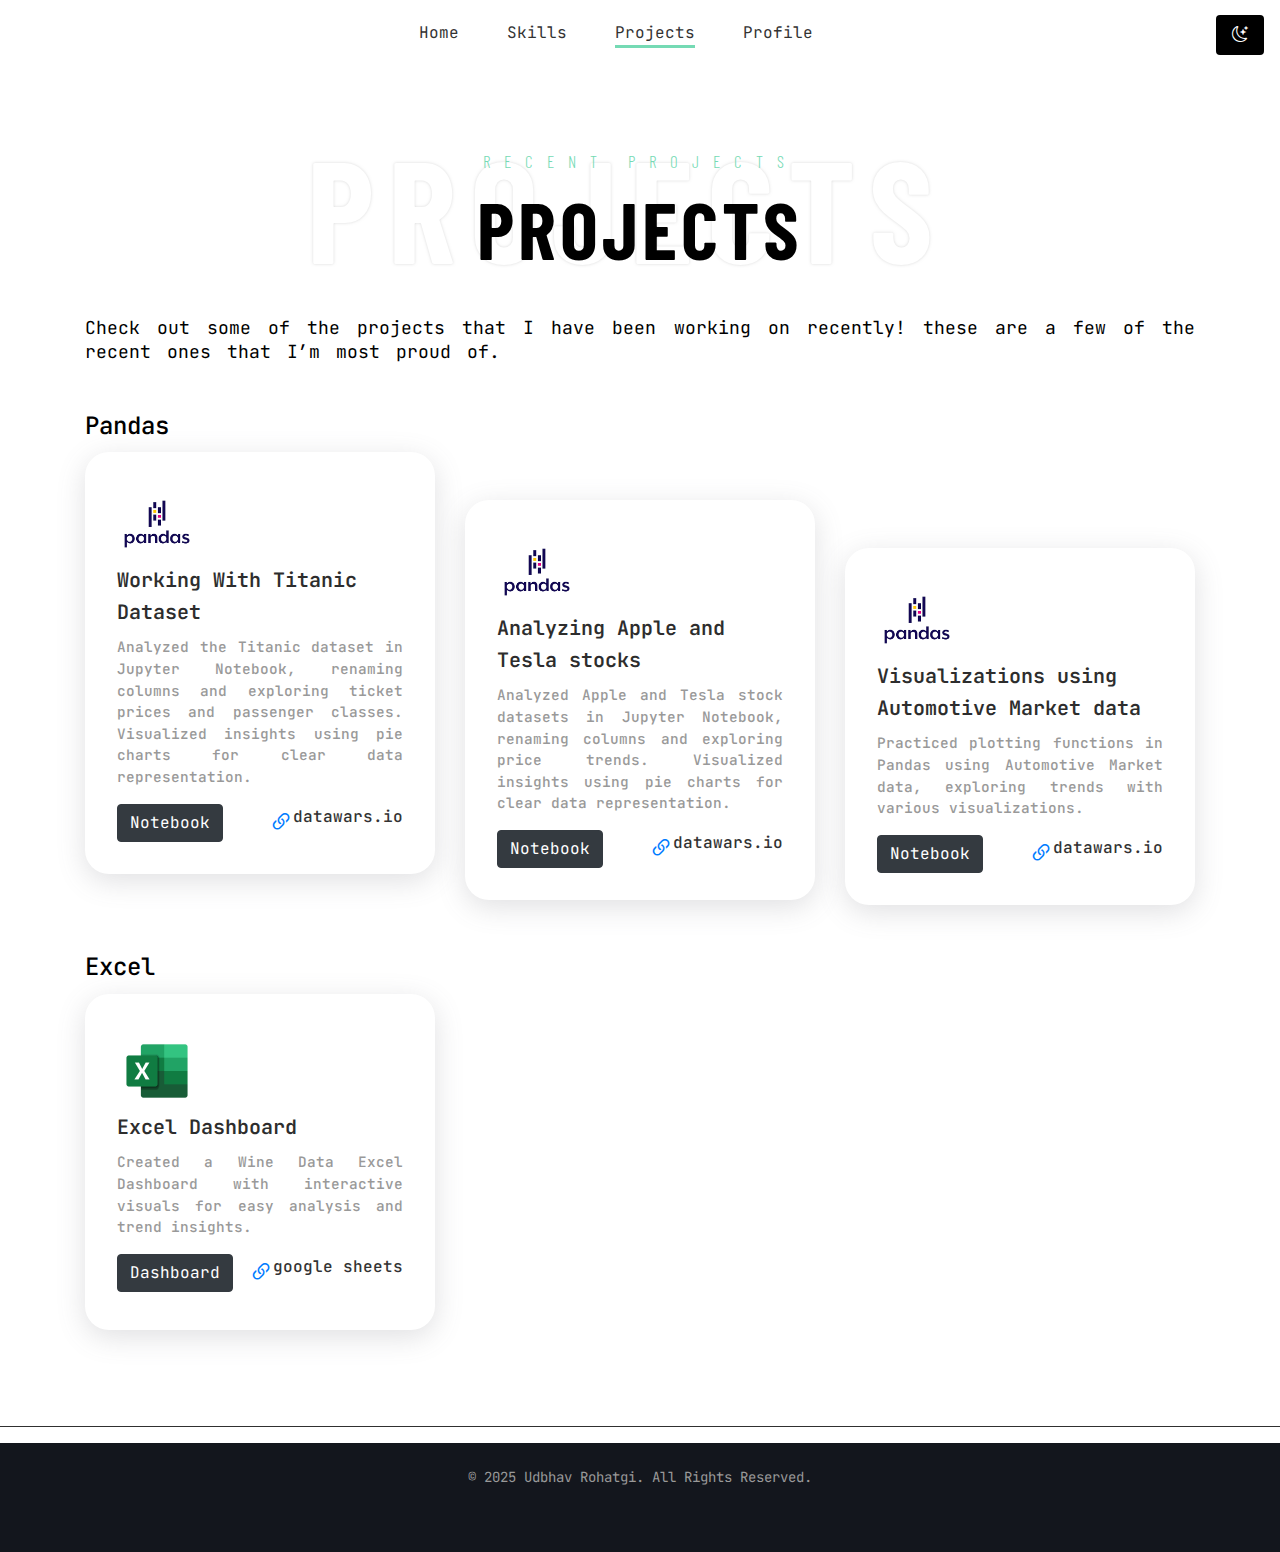
<file: projects.html>
<!DOCTYPE html>
<html lang="en">
<head>
  <title>Projects - Udbhav Rohatgi</title>
  <meta charset="utf-8">
  <meta name="viewport" content="width=device-width, initial-scale=1">
  <link rel="stylesheet" href="https://cdn.jsdelivr.net/npm/bootstrap@4.6.2/dist/css/bootstrap.min.css">
  <link rel="stylesheet" href="https://cdn.jsdelivr.net/npm/bootstrap-icons@1.10.3/font/bootstrap-icons.css">
  
  <link rel="preconnect" href="https://fonts.googleapis.com">
  <link rel="preconnect" href="https://fonts.gstatic.com" crossorigin>
  <link href="https://fonts.googleapis.com/css2?family=Barlow+Condensed:wght@200;300;500;600;700;800&family=Poppins:ital,wght@0,400;0,500;0,600;0,700;0,800;1,700&display=swap" rel="stylesheet">
  <link href="https://fonts.googleapis.com/css2?family=JetBrains+Mono:ital,wght@0,100..800;1,100..800&display=swap" rel="stylesheet">

  <link rel="stylesheet" href="https://use.fontawesome.com/releases/v5.6.3/css/all.css" integrity="sha384-UHRtZLI+pbxtHCWp1t77Bi1L4ZtiqrqD80Kn4Z8NTSRyMA2Fd33n5dQ8lWUE00s/" crossorigin="anonymous">

  <link rel="stylesheet" type="text/css" href="./assets/css/style.css">
</head>
<body>



<!-- Navigation -->
<!-- -------------------------------------------------------- -->
 <nav class="navbar navbar-expand">
  <div class="container-fluid">
    <div class="collapse navbar-collapse">
      <ul class="navbar-nav mx-auto w-100 justify-content-center">
        <li class="nav-item">
          <a class="nav-link " href="index.html">Home</a>
        </li>
        <li class="nav-item">
          <a class="nav-link" href="skills.html">Skills</a>
        </li>
        <li class="nav-item">
          <a class="nav-link active" href="projects.html">Projects</a>
        </li>
        <li class="nav-item dropdown">
        <a class="nav-link dropdown-toggle" href="#" id="navbarDropdown" role="button" data-toggle="dropdown" aria-haspopup="true" aria-expanded="false">
          Profile
        </a>
        <div class="dropdown-menu" aria-labelledby="navbarDropdown">
          <a class="dropdown-item" href="https://profiles.datawars.io/udbhav.rrohatgi96" target="_blank">DataWars</a>
          <a class="dropdown-item" href="https://leetcode.com/u/udbhav_rohatgi/" target="_blank">Leetcode</a>
          <a class="dropdown-item" href="https://drive.google.com/file/d/10RJUy6wncac9eLYn0BE1Qy74gB4URjg0/view?usp=sharing" target="_blank">Resume</a>
          
          <!-- <div class="dropdown-divider"></div> -->
          <!-- <a class="dropdown-item" href="#">Something else here</a> -->
        </div>
      </li>
      </ul>


      <button id="theme-toggle" class="btn portfolio-theme-btn ms-auto"><i class="bi bi-moon-stars"></i></button>
    </div>
  </div>
</nav>
<!-- -------------------------------------------------------- -->
<!-- -------------------------------------------------------- -->



<!-- ---Project Section ------------------------------------- -->
<!-- -------------------------------------------------------- -->
<section>
  <div class="">
    <div class="container">
      <div class="curriculum">
        <div class="heading">
          <p>
            RECENT PROJECTS
            <span>PROJECTS</span>
          </p>
          <h2>PROJECTS</h2>          
        </div>
        <div class="content">
          <p>
            Check out some of the projects that I have been working on recently!
            these are a few of the recent ones that I’m most proud of.
          </p>
        </div>

        <h4 class="pt-lg-3">Pandas</h4>
        <div class="pt-lg-1">
          <div class="row">
            <div class="col-lg-4">
              <div class="project-box">
                    <div class="curriculum-box one">
                        <img src="assets/images/pandas-logo-300.png" class="img-fluid">
                        <h6>Working With Titanic Dataset</h6>  
                        <p>
                          Analyzed the Titanic dataset in Jupyter Notebook, renaming columns and exploring ticket prices and passenger classes. Visualized insights using pie charts for clear data representation.
                        </p>
                        <div class="w-100 d-flex align-items-center justify-content-between">
                            <div class="modal-btn">
                              <button type="button" class="btn btn-dark" data-toggle="modal" data-target="#pandas1titanicModal">
                                Notebook
                              </button>
                            </div>

                            <div class="link-line">
                              <a href="https://profiles.datawars.io/udbhav.rrohatgi96/projects/1976b30b-fda9-4671-a65e-5ed33903cc50" target="_blank">
                                <i class="bi bi-link-45deg"></i>
                                <p>datawars.io</p>  
                              </a>
                            </div>
                        </div>
                    </div>
              </div>
            </div>

            <div class="col-lg-4">
              <div class="project-box">
                    <div class="curriculum-box two">
                        <img src="assets/images/pandas-logo-300.png" class="img-fluid">
                        <h6>Analyzing Apple and Tesla stocks</h6>  
                        <p>
                          Analyzed Apple and Tesla stock datasets in Jupyter Notebook, renaming columns and exploring price trends. Visualized insights using pie charts for clear data representation.
                        </p>
                        <div class="w-100 d-flex align-items-center justify-content-between">
                            <div class="modal-btn">
                              <button type="button" class="btn btn-dark" data-toggle="modal" data-target="#pandas2appleteslaModal">
                                Notebook
                              </button>
                            </div>

                            <div class="link-line">
                              <a href="https://profiles.datawars.io/udbhav.rrohatgi96/projects/d0d9f69b-bf8b-45eb-ae98-30158c979758" target="_blank">
                                <i class="bi bi-link-45deg"></i>
                                <p>datawars.io</p>  
                              </a>
                            </div>
                        </div>
                    </div>
              </div>
            </div>

            <div class="col-lg-4">
              <div class="project-box">
                    <div class="curriculum-box three">
                        <img src="assets/images/pandas-logo-300.png" class="img-fluid">
                        <h6>Visualizations using Automotive Market data</h6>  
                        <p>
                          Practiced plotting functions in Pandas using Automotive Market data, exploring trends with various visualizations.
                        </p>
                        <div class="w-100 d-flex align-items-center justify-content-between">
                            <div class="modal-btn">
                              <button type="button" class="btn btn-dark" data-toggle="modal" data-target="#pandas3visualization">
                                Notebook
                              </button>
                            </div>

                            <div class="link-line">
                              <a href="https://profiles.datawars.io/udbhav.rrohatgi96/projects/0fcf0e26-f047-4625-b2b1-609d0853cc63" target="_blank">
                                <i class="bi bi-link-45deg"></i>
                                <p>datawars.io</p>  
                              </a>
                            </div>
                        </div>
                    </div>
              </div>
            </div>


          </div>
        </div>
        

        <h4 class="mt-5">Excel</h4>
        <div class="pt-lg-1">
          <div class="row">
            <div class="col-lg-4">
              <div class="project-box">
                    <div class="curriculum-box">
                        <img src="assets/images/excel.jpg" class="img-fluid">
                        <h6>Excel Dashboard</h6>  
                        <p>
                          Created a Wine Data Excel Dashboard with interactive visuals for easy analysis and trend insights.
                        </p>
                        <div class="w-100 d-flex align-items-center justify-content-between">
                            <div class="modal-btn">
                              <button type="button" class="btn btn-dark" data-toggle="modal" data-target="#excelModal">
                                Dashboard
                              </button>
                            </div>

                            <div class="link-line">
                              <a href="https://docs.google.com/spreadsheets/d/14ATLq8lzw6NXn5uE-bWt1f1knRu8cKk7yCzEIs3gjaQ/edit?usp=sharing" target="_blank">
                                <i class="bi bi-link-45deg"></i>
                                <p>google sheets</p>  
                              </a>
                            </div>
                        </div>
                    </div>
              </div>
            </div>
          </div>
        </div>

      </div>
    </div>
  </div>
</section>

<!-- -------------------------------------------------------- -->
<hr style="background-color: #363636;">
<!-- -------------------------------------------------------- -->

<!-- Modal -->
<div class="modal fade" id="pandas1titanicModal" tabindex="-1" aria-labelledby="pandas1titanicModalLabel" aria-hidden="true">
  <div class="modal-dialog modal-xl modal-dialog-centered modal-dialog-scrollable">
    <div class="modal-content">
      <div class="modal-header">
        <h5 class="modal-title" id="pandas1titanicModalLabel">Snapshots</h5>
        <button type="button" class="close" data-dismiss="modal" aria-label="Close">
          <span aria-hidden="true">&times;</span>
        </button>
      </div>
      <div class="modal-body">
            <iframe src="https://profiles.datawars.io/udbhav.rrohatgi96/projects/1976b30b-fda9-4671-a65e-5ed33903cc50" width="100%" height="750px" style="border: none;"></iframe>
      </div>
    </div>
  </div>
</div>

<div class="modal fade" id="pandas2appleteslaModal" tabindex="-1" aria-labelledby="pandas1titanicModalLabel" aria-hidden="true">
  <div class="modal-dialog modal-xl modal-dialog-centered modal-dialog-scrollable">
    <div class="modal-content">
      <div class="modal-header">
        <h5 class="modal-title" id="pandas1titanicModalLabel">Snapshots</h5>
        <button type="button" class="close" data-dismiss="modal" aria-label="Close">
          <span aria-hidden="true">&times;</span>
        </button>
      </div>
      <div class="modal-body">
            <iframe src="https://profiles.datawars.io/udbhav.rrohatgi96/projects/d0d9f69b-bf8b-45eb-ae98-30158c979758" width="100%" height="750px" style="border: none;"></iframe>
      </div>
    </div>
  </div>
</div>

<div class="modal fade" id="pandas3visualization" tabindex="-1" aria-labelledby="pandas1titanicModalLabel" aria-hidden="true">
  <div class="modal-dialog modal-xl modal-dialog-centered modal-dialog-scrollable">
    <div class="modal-content">
      <div class="modal-header">
        <h5 class="modal-title" id="pandas1titanicModalLabel">Snapshots</h5>
        <button type="button" class="close" data-dismiss="modal" aria-label="Close">
          <span aria-hidden="true">&times;</span>
        </button>
      </div>
      <div class="modal-body">
            <iframe src="https://profiles.datawars.io/udbhav.rrohatgi96/projects/0fcf0e26-f047-4625-b2b1-609d0853cc63" width="100%" height="750px" style="border: none;"></iframe>
      </div>
    </div>
  </div>
</div>

<div class="modal fade" id="excelModal" tabindex="-1" aria-labelledby="excelModelLabel" aria-hidden="true">
  <div class="modal-dialog modal-xl modal-dialog-centered modal-dialog-scrollable">
    <div class="modal-content">
      <div class="modal-header">
        <h5 class="modal-title" id="excelModelLabel">Snapshots</h5>
        <button type="button" class="close" data-dismiss="modal" aria-label="Close">
          <span aria-hidden="true">&times;</span>
        </button>
      </div>
      <div class="modal-body">
        <div>
          <img src="assets/images/projects/excel/excel_p1_b.png" class="img-fluid">
        </div>
        <br><br>
        <div>
          <img src="assets/images/projects/excel/excel_p1_a.png" class="img-fluid">
        </div>
      </div>
    </div>
  </div>
</div>

<footer class="udys-footer">
  <p> &#169; 2025 Udbhav Rohatgi. All Rights Reserved.</p>
</footer>



<!-- JavaSciprt links-->
<!-- ************************************************************************** -->
  <script src="https://cdn.jsdelivr.net/npm/jquery@3.6.3/dist/jquery.slim.min.js"></script>
  <script src="https://cdn.jsdelivr.net/npm/popper.js@1.16.1/dist/umd/popper.min.js"></script>
  <script src="https://cdn.jsdelivr.net/npm/bootstrap@4.6.2/dist/js/bootstrap.bundle.min.js"></script>
  <script src="./assets/js/script.js"></script>

<!-- JavaSciprt links Ends-->
<!-- ************************************************************************** -->
</body>
</html>
</file>
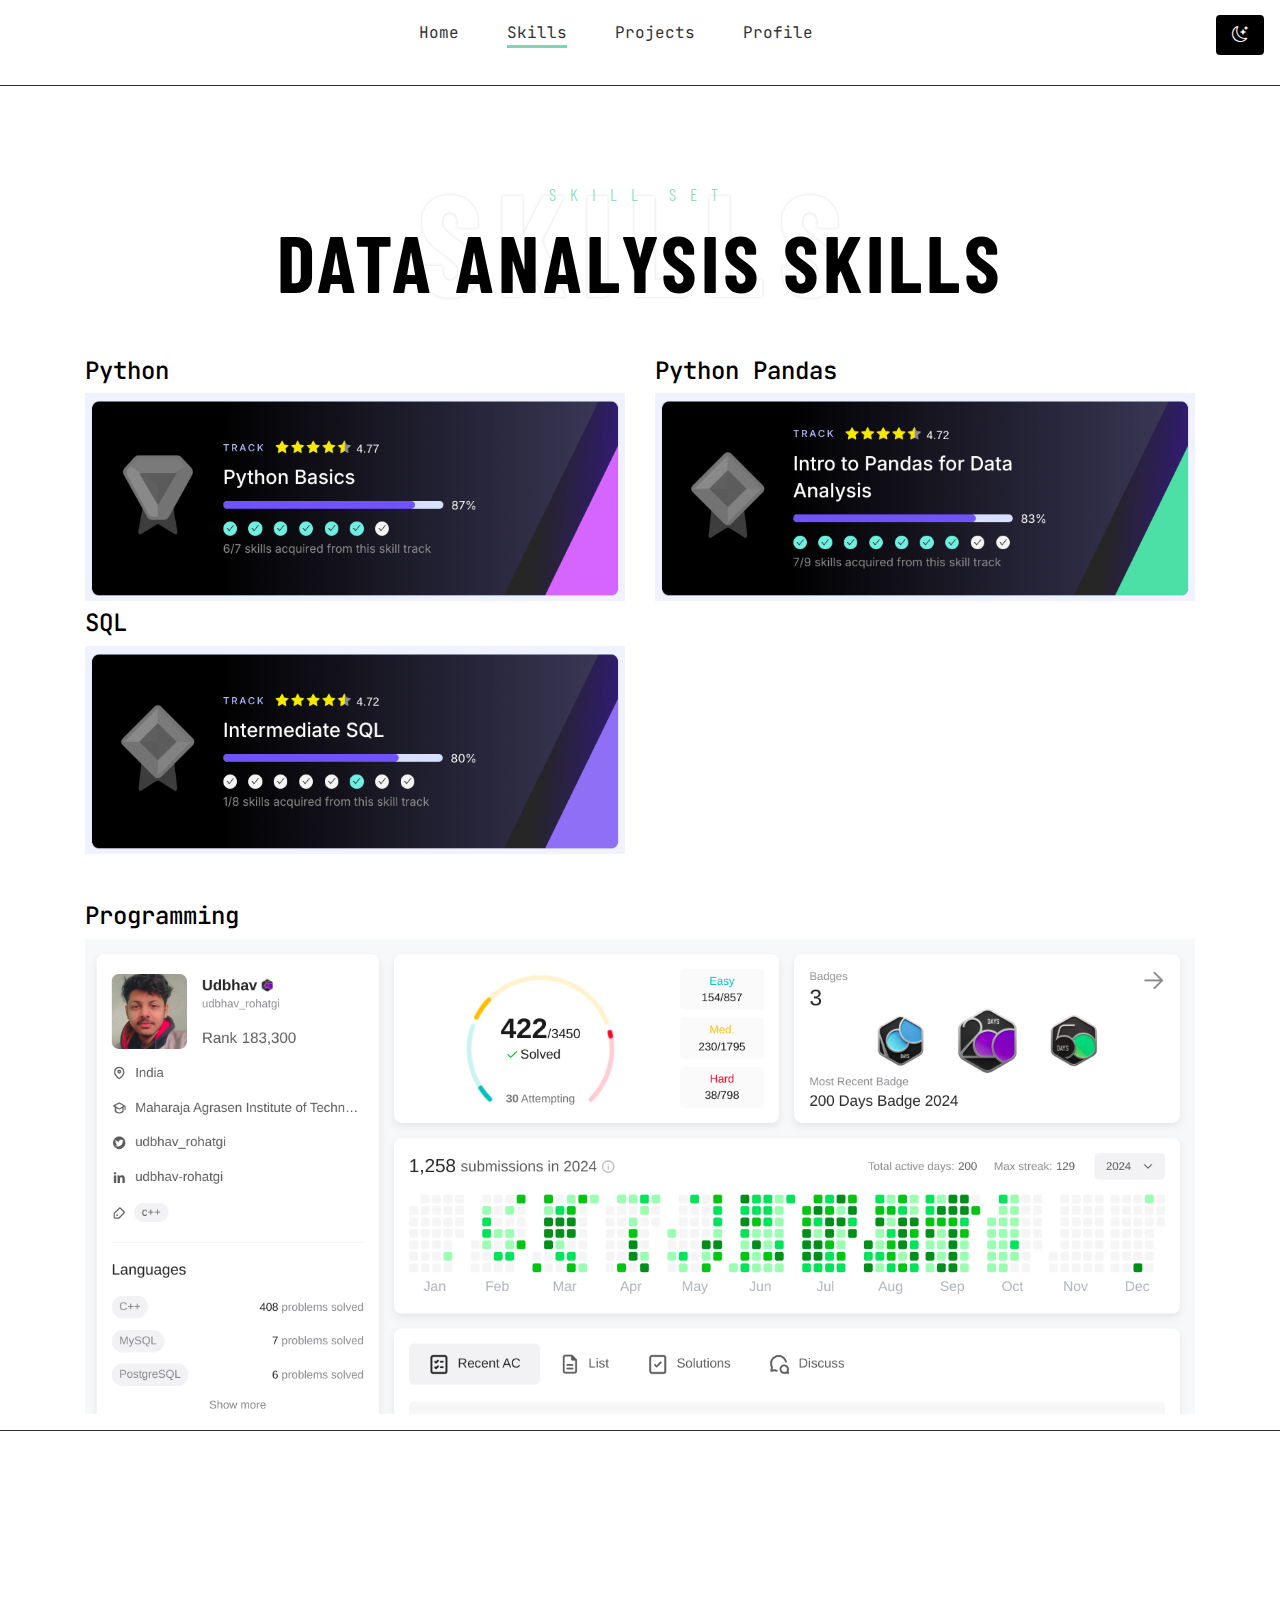
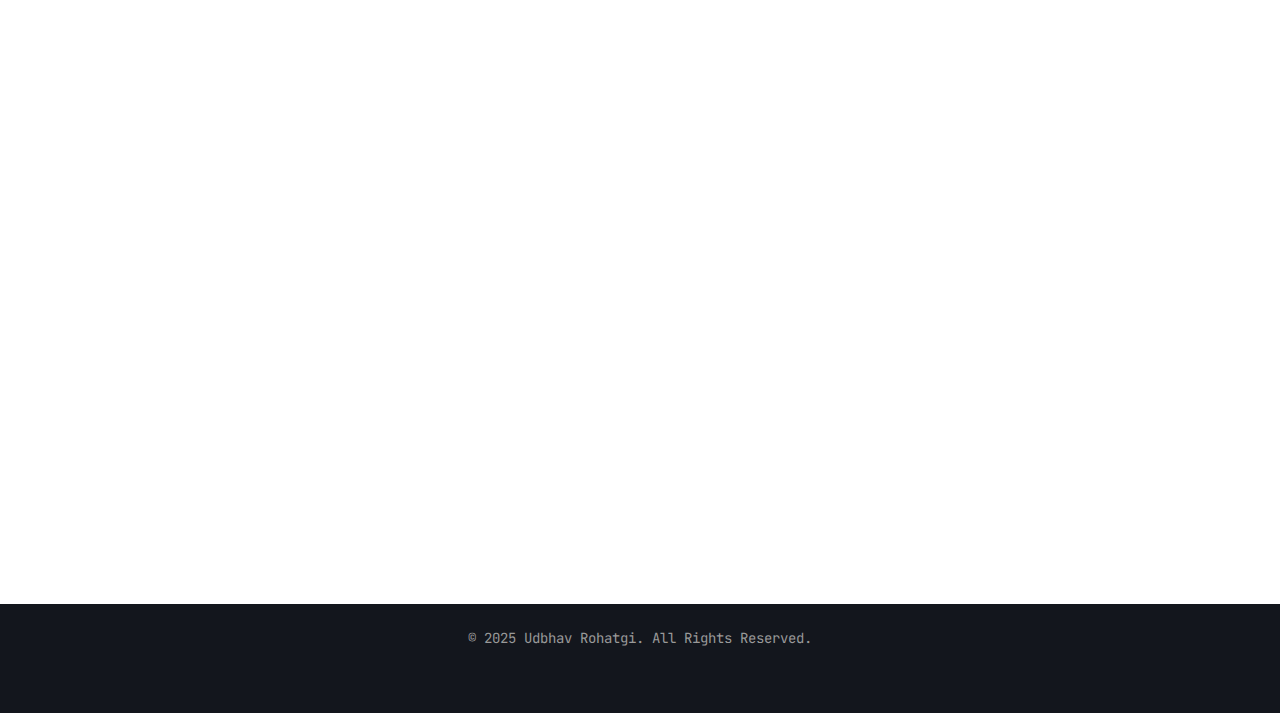
<file: skills.html>
<!DOCTYPE html>
<html lang="en">
<head>
  <title>Home - Udbhav Rohatgi</title>
  <meta charset="utf-8">
  <meta name="viewport" content="width=device-width, initial-scale=1">
  <link rel="stylesheet" href="https://cdn.jsdelivr.net/npm/bootstrap@4.6.2/dist/css/bootstrap.min.css">
  <link rel="stylesheet" href="https://cdn.jsdelivr.net/npm/bootstrap-icons@1.10.3/font/bootstrap-icons.css">
  
  <link rel="preconnect" href="https://fonts.googleapis.com">
  <link rel="preconnect" href="https://fonts.gstatic.com" crossorigin>
  <link href="https://fonts.googleapis.com/css2?family=Barlow+Condensed:wght@200;300;500;600;700;800&family=Poppins:ital,wght@0,400;0,500;0,600;0,700;0,800;1,700&display=swap" rel="stylesheet">
  <link href="https://fonts.googleapis.com/css2?family=JetBrains+Mono:ital,wght@0,100..800;1,100..800&display=swap" rel="stylesheet">

  <link rel="stylesheet" href="https://use.fontawesome.com/releases/v5.6.3/css/all.css" integrity="sha384-UHRtZLI+pbxtHCWp1t77Bi1L4ZtiqrqD80Kn4Z8NTSRyMA2Fd33n5dQ8lWUE00s/" crossorigin="anonymous">

  <link rel="stylesheet" type="text/css" href="./assets/css/style.css">
</head>
<body>



<!-- Navigation -->
<!-- -------------------------------------------------------- -->
 <nav class="navbar navbar-expand">
  <div class="container-fluid">
    <div class="collapse navbar-collapse">
      <ul class="navbar-nav mx-auto w-100 justify-content-center">
        <li class="nav-item">
          <a class="nav-link" href="index.html">Home</a>
        </li>
        <li class="nav-item">
          <a class="nav-link active" href="skills.html">Skills</a>
        </li>
        <li class="nav-item">
          <a class="nav-link" href="projects.html">Projects</a>
        </li>
        <li class="nav-item dropdown">
        <a class="nav-link dropdown-toggle" href="#" id="navbarDropdown" role="button" data-toggle="dropdown" aria-haspopup="true" aria-expanded="false">
          Profile
        </a>
        <div class="dropdown-menu" aria-labelledby="navbarDropdown">
          <a class="dropdown-item" href="https://profiles.datawars.io/udbhav.rrohatgi96" target="_blank">DataWars</a>
          <a class="dropdown-item" href="https://leetcode.com/u/udbhav_rohatgi/" target="_blank">Leetcode</a>
          <a class="dropdown-item" href="https://drive.google.com/file/d/10RJUy6wncac9eLYn0BE1Qy74gB4URjg0/view?usp=sharing" target="_blank">Resume</a>
          
          <!-- <div class="dropdown-divider"></div> -->
          <!-- <a class="dropdown-item" href="#">Something else here</a> -->
        </div>
      </li>
      </ul>


      <button id="theme-toggle" class="btn portfolio-theme-btn ms-auto"><i class="bi bi-moon-stars"></i></button>
    </div>
  </div>
</nav>

<!-- -------------------------------------------------------- -->
<!-- -------------------------------------------------------- -->

<!-- -------------------------------------------------------- -->
<!-- -------------------------------------------------------- -->

<!-- -------------------------------------------------------- -->
<hr style="background-color: #363636;">
<!-- -------------------------------------------------------- -->



<!-- ---Project Section ------------------------------------- -->
<!-- -------------------------------------------------------- -->

<!-- -------------------------------------------------------- -->

<!-- ---Education Section ------------------------------------- -->
<!-- -------------------------------------------------------- -->


<!-- -------------------------------------------------------- -->


<!-- ---Skill Section ------------------------------------- -->
<!-- -------------------------------------------------------- -->
<section>
  <div class="">
    <div class="container">
      <div class="limited">
        <div class="heading">
          <p>
            SKILL SET
            <span>SKILLS</span>
          </p>
          <h2>DATA ANALYSIS SKILLS</h2>
        </div>
      </div>  

    </div>
  </div>
</section>

<!-- -------------------------------------------------------- -->
<!-- <hr style="background-color: #363636;"> -->
<!-- -------------------------------------------------------- -->

<section>
  <div class="container">
    <!-- <h2 class="text-center"> HIGHLIGHTS </h1> -->
      <div class="row">
        <div class="col-lg-6 pt-2">
          <div>
            <h4>Python</h4>
            <div><img src="assets/images/profile/01.png" class="img-fluid"></div>
          </div>
        </div>
        <div class="col-lg-6 pt-2">
          <div>
            <h4>Python Pandas</h4>
            <div><img src="assets/images/profile/02.png" class="img-fluid"></div>
          </div>
        </div>
        <div class="col-lg-6 pt-2">
          <div>
            <h4>SQL</h4>
            <div><img src="assets/images/profile/03.png" class="img-fluid"></div>
          </div>
        </div>
        <div class="col-lg-12 pt-5">
          <div>
            <h4>Programming</h4>
            <div><img src="assets/images/profile/04.png" class="img-fluid"></div>
          </div>
        </div>
        <div class="col-lg-6"></div>
      </div>
  </div>
</section>  

<!-- -------------------------------------------------------- -->
<hr style="background-color: #363636;">
<!-- -------------------------------------------------------- -->

<section>
  <div class="mx-3">
    <!-- <h2 class=""> Datawars -</h1> -->
      <iframe src="https://profiles.datawars.io/udbhav.rrohatgi96" width="100%" height="750px" style="border: none;"></iframe>
  </div>
</section>

<!-- --- Footer   ------------------------------------------- -->
<footer class="udys-footer">
  <p> &#169; 2025 Udbhav Rohatgi. All Rights Reserved.</p>
</footer>
<!-- -------------------------------------------------------- -->


<!-- JavaSciprt links-->
<!-- ************************************************************************** -->
  <script src="https://cdn.jsdelivr.net/npm/jquery@3.6.3/dist/jquery.slim.min.js"></script>
  <script src="https://cdn.jsdelivr.net/npm/popper.js@1.16.1/dist/umd/popper.min.js"></script>
  <script src="https://cdn.jsdelivr.net/npm/bootstrap@4.6.2/dist/js/bootstrap.bundle.min.js"></script>
  <script src="./assets/js/script.js"></script>

<!-- JavaSciprt links Ends-->
<!-- ************************************************************************** -->
</body>
</html>
</file>
<file: assets/css/style.css>
:root {
    --primary-color: #75DAB4;
    --background-color: #ffffff;
    --text-color: #000000;
    --border-color: #75DAB4;
    --shadow-color: rgba(100, 100, 111, 0.2);
    --heading-color: #333;
    --footer-bg-color: #13161d;
    --footer-text-color: #999999;
    --link-hover-color: #217fff;

    --background-color-invert: #000;
    --text-color-invert: #fff;
    --hero-section-text: #5d5d5d;
    --skill-box-shadow: rgba(100, 100, 111, 0.2) 0px 7px 29px 0px;;
}

body.dark-mode {
    --background-color: #121212;
    --text-color: #f5f5f5;
    --border-color: #64a98f;
    --shadow-color: rgba(255, 255, 255, 0.1);
    --heading-color: #f5f5f5;
    --footer-bg-color: #0a0a0a;
    --footer-text-color: #666666;

    --background-color-invert: #fff;
    --text-color-invert: #000;
    --hero-section-text: #fff;
    --skill-box-shadow: rgb(255 255 255 / 32%) 0px 7px 29px 0px;
}

/* Apply the theme */
body {
    font-family: "JetBrains Mono", serif;
      font-optical-sizing: auto;
/*      font-weight: <weight>;*/
      font-style: normal;
/*    font-family: 'Poppins', sans-serif;*/
    background-color: var(--background-color);
    color: var(--text-color);
    transition: background-color 0.3s, color 0.3s;
}

html {
    font-size: 16px;
}

.udys-btn {
    border: none;
    text-transform: uppercase;
    background-color: var(--primary-color);
    font-size: 1.125rem;
    font-weight: 500;
    padding: 15px 35px;
    border-radius: 4px;
    text-decoration: none;
    color: #3d3d3d;
  transition: all 0.1s;
  cursor: pointer;
}

.udys-btn:hover{
    text-decoration: none;
    color: #3d3d3d;
}

.udys-btn span {
  cursor: pointer;
  display: inline-block;
  position: relative;
  transition: 0.5s;
}

.udys-btn span:after {
  content: '\00bb';
  position: absolute;
  opacity: 0;
  top: 0;
  right: -20px;
  transition: 0.5s;
}

.udys-btn:hover span {
  padding-right: 25px;
  color: #3d3d3d;
}

.udys-btn:hover span:after {
  opacity: 1;
  right: 0;
}

/* Navbar */
.navbar li {
    list-style-type: none;
    display: inline-block;
    margin: 5px 1rem;
}

.navbar li > a {
    color: var(--heading-color);
    text-decoration: none;
    display: inline-block;
    position: relative;
}

.navbar li > a::after {
    content: "";
    display: block;
    margin: auto;
    height: 3px;
    width: 0;
    top: 5px;
    background: transparent;
    transition: all 0.3s;
}

.navbar li > a:hover::after, li > a.active::after {
    width: 100%;
    background: var(--primary-color);
}

.navbar .dropdown-toggle::after {
     border-top: none; 
     border-right: none; 
     border-bottom: 0; 
     border-left: none; 
    background: var(--primary-color);
}

.navbar .portfolio-theme-btn{
    border: none;
  background-color: var(--background-color-invert);
    color: var(--text-color-invert);
  padding: 0.5rem 1rem;
  text-align: center;
  text-decoration: none;
  display: inline-block;
  font-size: 16px;
}

/* Media Queries */
@media (min-width: 0) {
    .navbar-expand {
        flex-wrap: nowrap;
    }
    .navbar-nav {
        flex-direction: row;
    }
    .nav-item {
        margin-right: 15px;
    }
}

/* First Section */
.first-section {
    padding: 4rem 0rem;
    display: flex;
    justify-content: space-around;
    align-items: center;
    margin-bottom: 1rem;
}

.first-section img {
    max-width: 23rem;
    border: 4px solid #38dda5;
    box-shadow: var(--skill-box-shadow);
    border-radius: 20px;
}

.first-section .bullseye i {
    color: var(--primary-color);
    font-size: 1.5rem;
}

.first-section .bullseye p {
    font-size: 1.5rem;
    margin: 0;
    font-family: 'Barlow Condensed', sans-serif;
    text-transform: uppercase;
    letter-spacing: 5px;
}

.first-section h1 {
    font-size: 3rem;
    font-weight: 500;
    text-transform: uppercase;
    margin: 1rem 0rem;
    letter-spacing: 2px;
}

.first-section h1 span {
    background-color: rgba(117, 218, 180, 0.63);
}

.first-section p {
    font-size: 1.175rem;
    font-weight: 500;
    text-align: justify;
    word-spacing: 5px;
    color: var(--hero-section-text);
}

.first-section .icons {
    font-size: 1.5rem;
}

.first-section .icons a {
    text-decoration: none;
    color: var(--heading-color);
}

.first-section .icons a:hover {
    color: var(--border-color);
}

.first-section .icons i {
    padding: 0rem 5px;
}


/* subHero section */
/* *************************************************************** */

.subHero{
    padding: 3rem 1rem;
}

.subHero .subHero_Box{
    display: flex;
    align-items: center;
    justify-content: space-around;
    align-content: center;

    box-shadow: var(--skill-box-shadow);
    border-radius: 15px;
    padding: 1.5rem;
    margin: 1rem;
}

.subHero .subHero_Box .single img {
    width: 6.25rem;
}

.subHero .subHero_Box .double img {
    width: 6.25rem;
}


/* *************************************************************** */


/* skill section */
/* *************************************************************** */
.limited{
    padding: 5rem 0rem 2rem;
}
.limited .heading{
    text-align: center;
    font-family: 'Barlow Condensed', sans-serif;
}
.limited .heading p{
    color: #75DAB4;
    font-weight: 300;
    font-size: 1.063rem;
    text-transform: uppercase;
    letter-spacing: 14px;
    margin-bottom: 5px;
    position: relative;
}
.limited .heading p span{
    font-size: 9rem;
    position: absolute;
    left: 30%;
    top: -3.125rem;
    color: #ffffff;
    font-weight: 700;
    text-shadow: 0 0 3px #000000;
    opacity: 0.15;
    z-index: -1;
}
.limited .heading h2{
    font-size: 5rem;
    font-weight: 700;
    text-transform: uppercase;
    letter-spacing: 4px;
}
.limited .content{
    text-align: center;
}
.limited .content p{
    ont-size: 1rem;
    color: var(--text-color);
    line-height: 3.5rem;
}
/* *************************************************************** */



/* *************************************************************** */
/* project section */
/* *************************************************************** */
.project{
    padding: 5rem 0rem;    
}
.project .heading{
    text-align: center;
    font-family: 'Barlow Condensed', sans-serif;
}
.project .heading p{
    color: #75DAB4;
    font-weight: 300;
    font-size: 1.063rem;
    text-transform: uppercase;
    letter-spacing: 14px;
    margin-bottom: 5px;
    position: relative;
}
.project .heading p span{
    font-size: 9rem;
    position: absolute;
    left: 20%;
    top: -3.125rem;
    color: #ffffff;
    font-weight: 700;
    text-shadow: 0 0 3px #000000;
    opacity: 0.15;
    z-index: -1;
}
.project .heading h2{
    font-size: 5rem;
    font-weight: 700;
    text-transform: uppercase;
    letter-spacing: 4px;
}
.project .content{
    text-align: center;
}
.project .content p{
    ont-size: 1rem;
    color: var(--text-color);
    line-height: 1.5rem;
    padding: 2rem 0rem 1rem;
}
/* *************************************************************** */


/*-------------------------------------------------------------------*/
/* Education Section */
/* ################################################################# */

.education-bg {
  position: relative;
  background-image: linear-gradient(rgba(0, 0, 0, 0.78), rgba(0, 0, 0, 0.75)), 
                    url("../../assets/images/education_section_bg.jpg");
  background-attachment: fixed; 
  background-size: cover;
  background-position: center;
  padding: 100px 0; 
  color: #fff;
  z-index: -2;
}

.education{
    z-index: 1;
}

.education .heading{
    text-align: center;
    font-family: 'Barlow Condensed', sans-serif;
}
.education .heading p{
    color: #75DAB4;
    font-weight: 300;
    font-size: 1.063rem;
    text-transform: uppercase;
    letter-spacing: 14px;
    margin-bottom: 5px;
    position: relative;
}
.education .heading p span{
    font-size: 9rem;
    position: absolute;
    left: 20%;
    top: -3.125rem;
    color: #ffffff;
    font-weight: 700;
    text-shadow: 0 0 3px #000000;
    opacity: 0.15;
    z-index: -1;
}
.education .heading h2{
    font-size: 5rem;
    font-weight: 700;
    text-transform: uppercase;
    letter-spacing: 4px;
}

.education .content{
    text-align: left;
    margin-top: 3rem;
}
.education .content p{
    font-size: 1.175rem;
    font-weight: 500;
    color: #fff;
    line-height: 2rem;
    padding: 1rem 0rem 0rem;
}

/* *************************************************************** */

/*-------------------------------------------------------------------*/
/* Skills Section */
/* ################################################################# */
.skill{
    padding: 2rem 0rem 5rem;
}
.skill h2 span{
    display: block;
    width: 10%;
    border: 1px solid #ddd;
    margin: 15px auto 15px auto;

}
.skill .box img{
    filter: grayscale(10%);
}
.skill .subSkill .myPadding {
    padding: 1rem 2.5rem;
}
.skill .subSkill .box {
    padding: 2rem;
    background-color: white;
    box-shadow: var(--skill-box-shadow);
    border-radius: 15px;
}
.skill .fimiliar{
    padding-top: 2.5rem;
}
.skill .fimiliar .box {
    padding: 0.5rem;
    box-shadow: var(--skill-box-shadow);
    background-color: white;
    border-radius: 15px;
}
.skill .fimiliar .myPadding {
    padding: 1rem 2.5rem;
}

/* ################################################################# */

/* udys corpotation section */
/* *************************************************************** */
.udys-corp{
    padding: 5rem 0rem;    
}
.udys-corp .heading{
    text-align: center;
    font-family: 'Barlow Condensed', sans-serif;
}
.udys-corp .heading p{
    color: #75DAB4;
    font-weight: 300;
    font-size: 1.063rem;
    text-transform: uppercase;
    letter-spacing: 0.875rem;
    margin-bottom: 5px;
    position: relative;
}
.udys-corp .heading p span{
    font-size: 9rem;
    position: absolute;
    left: 20%;
    top: -3.125rem;
    color: #0c0f16;
    font-weight: 700;
    text-shadow: 0 0 3px white;
    opacity: 0.15;
    z-index: -1;
}
.udys-corp .heading h2{
    font-size: 5rem;
    font-weight: 700;
    text-transform: uppercase;
    letter-spacing: 4px;
}
.udys-corp .content{
    text-align: center;
}
.udys-corp .content p{
    ont-size: 16px;
    color: #000;
    line-height: 1.5rem;
    padding: 2rem 0rem 1rem;
}
/* *************************************************************** */


/* curriculum section */
/* *************************************************************** */

.curriculum{
    padding: 5rem 0rem;    
}
.curriculum .heading{
    text-align: center;
    font-family: 'Barlow Condensed', sans-serif;
}
.curriculum .heading p{
    color: #75DAB4;
    font-weight: 300;
    font-size: 1.063rem;
    text-transform: uppercase;
    letter-spacing: 14px;
    margin-bottom: 5px;
    position: relative;
}
.curriculum .heading p span{
    font-size: 9rem;
    position: absolute;
    left: 20%;
    top: -3.125rem;
    color: #ffffff;
    font-weight: 700;
    text-shadow: 0 0 3px #000000;
    opacity: 0.15;
    z-index: -1;
}
.curriculum .heading h2{
    font-size: 5rem;
    font-weight: 700;
    text-transform: uppercase;
    letter-spacing: 4px;
}
.curriculum .content{
    text-align: center;
}
.curriculum .content p{
    line-height: 1.5rem;
    padding: 2rem 0rem 1rem;
    font-size: 1.125rem;
    text-align: justify;
    word-spacing: 5px;
    color: var(--text-color);
}


.curriculum  .curriculum-box{
    display: flex;
    flex-direction: column;
    flex-wrap: nowrap;
    align-content: center;
    justify-content: center;
    align-items: flex-start;
    min-height: 21rem;
    box-shadow: rgba(100, 100, 111, 0.2) 0px 7px 29px 0px;
    border-radius: 1.5rem;
    padding: 2rem 2rem;
    text-align: left;
    background-color: #fff;
}

.curriculum  .curriculum-box h6{
    font-size: 1.25rem;
    line-height: 2rem;
    font-weight: 600;
    color: #2d2d2d;
}

.curriculum  .curriculum-box i{
    font-size: 3rem;
}
.curriculum  .curriculum-box p{
    font-size: 0.9rem;
    font-weight: 500;
    color: #999;
    text-align: justify;
}
.curriculum  .curriculum-box img{
    width: 5rem;
}
.curriculum  .curriculum-box.one{
    
}
.curriculum  .curriculum-box.one i{

}
.curriculum  .curriculum-box.one p{

}
.curriculum  .curriculum-box.two{
/*    background-color: #75DAB4;*/
    margin-top: 3rem;
}
.curriculum  .curriculum-box.two i{
    
}
.curriculum  .curriculum-box.two p{
/*    color: #0c0f16;*/
}
.curriculum  .curriculum-box.three{
    margin-top: 6rem;
}
.curriculum  .curriculum-box.three i{

}
.curriculum  .curriculum-box.three p{

}
.curriculum .curriculum-box .link-line{
    display: flex;
    align-items: center;
    justify-content: center;

}

.curriculum .curriculum-box .link-line a{
    text-decoration: none;
    display: flex;
}

.curriculum .curriculum-box .link-line a:hover{
    color: #217fff;
}

.curriculum .curriculum-box .link-line a p{
    font-size: 1rem;
    margin: 0;
    color: #333;
}

.curriculum .curriculum-box .link-line a:hover p{
    color: #217fff;
}

.curriculum .curriculum-box .link-line a i{
    font-size: 1.5rem;
}
/* *************************************************************** */



/* *************************************************************** */
/* project section */
/* *************************************************************** */
.certificate{
    padding: 5rem 0rem;    
}
.certificate .heading{
    text-align: center;
    font-family: 'Barlow Condensed', sans-serif;
}
.certificate .heading p{
    color: #75DAB4;
    font-weight: 300;
    font-size: 1.063rem;
    text-transform: uppercase;
    letter-spacing: 14px;
    margin-bottom: 5px;
    position: relative;
}
.certificate .heading p span{
    font-size: 9rem;
    position: absolute;
    left: 10%;
    top: -3.125rem;
    color: #ffffff;
    font-weight: 700;
    text-shadow: 0 0 3px #000000;
    opacity: 0.15;
    z-index: -1;
}
.certificate .heading h2{
    font-size: 5rem;
    font-weight: 700;
    text-transform: uppercase;
    letter-spacing: 4px;
}
.certificate .content{
    text-align: center;
    margin-top: 2.5rem;
}
.certificate .content img{
/*    box-shadow: 0 3px 10px 0 rgba(0, 0, 0, .1);*/
    box-shadow: var(--skill-box-shadow);
    border-radius: 1.5rem;
}
.certificate .content p{
    ont-size: 1rem;
    color: var(--text-color);
    line-height: 1.5rem;
    padding: 2rem 0rem 1rem;
}
/* *************************************************************** */


/* footer */
/* *************************************************************** */
.udys-footer{
    text-align: center;
    padding: 1.5rem 0rem 3rem;
    background-color: #13161d;
}
.udys-footer p{
    font-size: 0.875rem;
    color: #999999;
}
/* *************************************************************** */

@media (max-width: 995px) {
    html { font-size: 12px; }
}

@media (max-width: 768px) {

    html { font-size: 12px; }

}

@media only screen and (min-width: 768px) {
  .dropdown:hover .dropdown-menu {
    display: block;
    margin-top: 0;
  }
}

@media (max-width: 568px) {
    html { font-size: 12px; }
    .curriculum .heading p, .limited .heading p, .project .heading p, .education .heading p, .books .heading p, .certificate .heading p {
        display: none;
    }
}
/* Media Query (Mobile) */
@media (max-width: 450px) {

    html { font-size: 12px; }

    .first-section .mobile h1 {
        font-size: 3rem;
        font-weight: 700;
        text-transform: uppercase;
        margin: 1rem 0rem;
        letter-spacing: 3px;
        line-height: 4rem;
    }

    .first-section img {
    border: 4px solid #38dda5;
    box-shadow: var(--skill-box-shadow);
    border-radius: 50%;
}

    .curriculum .curriculum-box.three {
        margin-top: 3rem;
    }

    .skill .subSkill .box {
        padding: 1rem;
    }

    .curriculum .heading h2, .limited .heading h2, .project .heading h2, .education .heading h2, .certificate .heading h2, .limited .heading h2{
        font-size: 3rem;
    }
}
</file>
